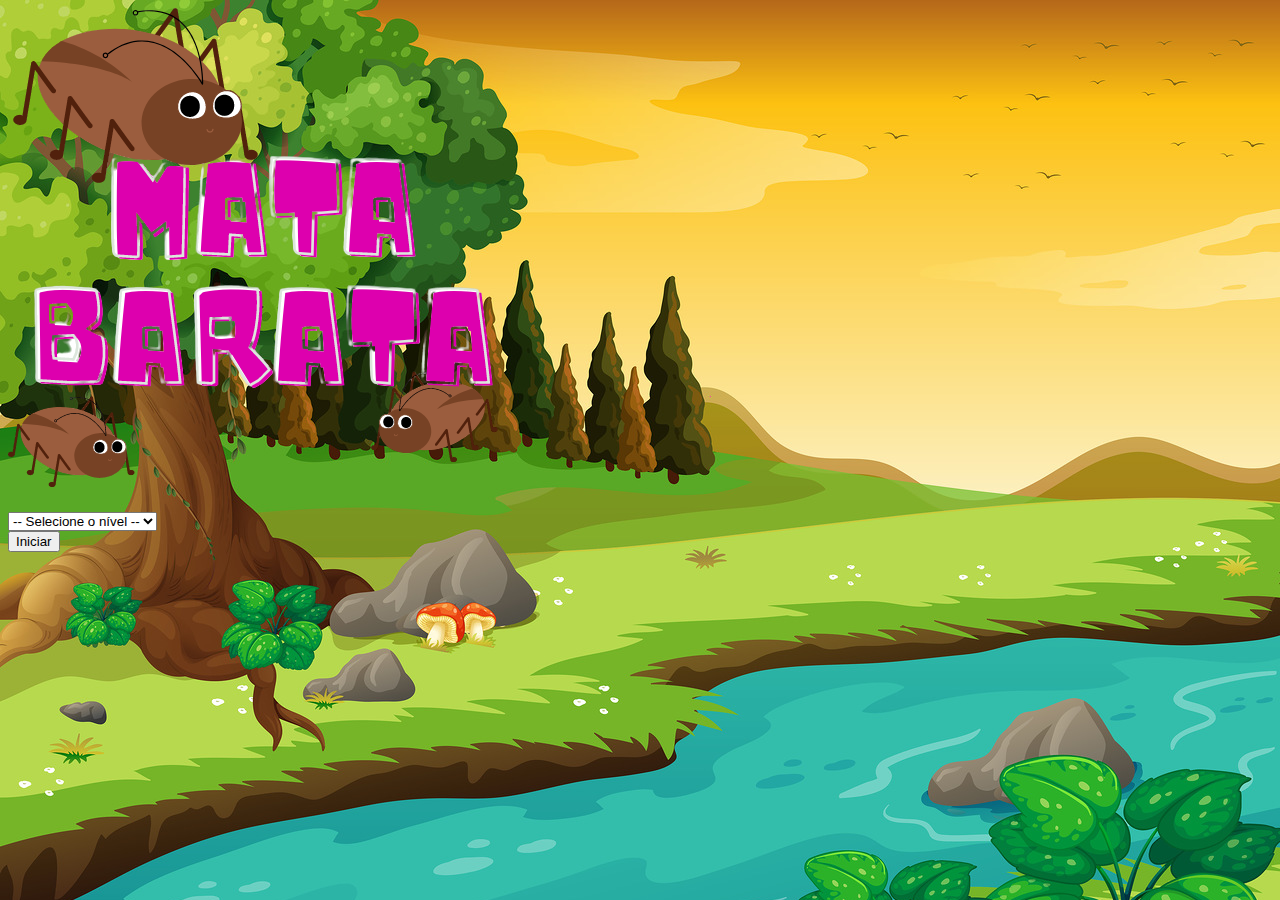
<file: index.html>
<!DOCTYPE html>
<html>
    <head>
        <title>Mata Barata</title>
        <meta charset="UTF-8">

        <!-- Bootstrap -->
        <link rel="stylesheet" href="https://cdn.jsdelivr.net/npm/bootstrap@5.3.0-alpha1/dist/css/bootstrap.min.css" rel="stylesheet" integrity="sha384-GLhlTQ8iRABdZLl6O3oVMWSktQOp6b7In1Zl3/Jr59b6EGGoI1aFkw7cmDA6j6gD" crossorigin="anonymous">

        <link rel="stylesheet" href="estilo.css">

        <script>
            function iniciarJogo() {
                var nivel = document.getElementById('nivel').value

                if(nivel === '') {
                    alert('Selecione um nível para iniciar o jogo')
                    return false
                }
                
                window.location.href = "app.html?" + nivel
            }
        </script>
    </head>

    <body>

        <div class="container">
            <div class="row">
                <div class="col">
                    <div class="d-flex justify-content-center">
                        <img src="imagens/MataBarata.png">
                    </div>     
                </div>
            </div>

            <div class="row">
                <div class="col">
                    <div class="d-flex justify-content-center">
                        <div class="mb-2">
                            <select class="form-control" id="nivel">
                                <option value="">-- Selecione o nível --</option>
                                <option value="normal">Normal</option>
                                <option value="dificil">Difícil</option>
                                <option value="hard">Duvido conseguir</option>
                            </select>
                        </div>              
                    </div>
                </div>
            </div>

            <div class="row">
                <div class="col">
                    <div class="d-flex justify-content-center">
                        <button type="button" class="btn btn-danger btn-lg" onclick="iniciarJogo()">Iniciar</button>
                    </div>
                </div>
            </div>
        </div>


    </body>
</html>
</file>
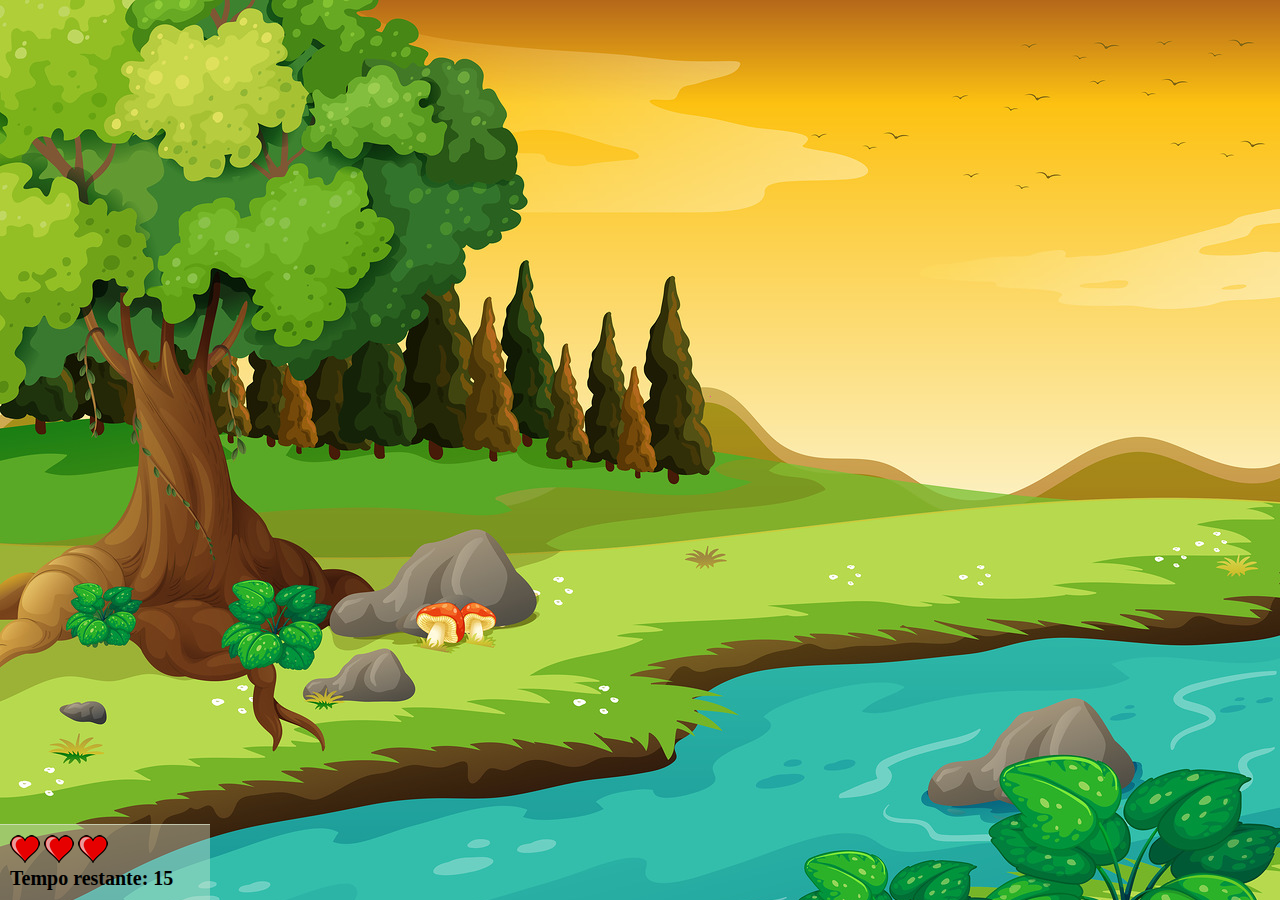
<file: app.html>
<!DOCTYPE html>
<html>
    <head>
        <title>Mata Barata</title>
        <meta charset="UTF-8">

        <link rel="stylesheet" href="estilo.css">
        <script src="jogo.js"></script>
    </head>

    <body onresize="ajustaPalco()">

        <div class="painel">
            <div class="vidas">
                <img id="v1" src="imagens/coracao_cheio.png">
                <img id="v2" src="imagens/coracao_cheio.png">
                <img id="v3" src="imagens/coracao_cheio.png">
            </div>

            <div class="time">Tempo restante: 
                <span id="cronometro"></span>
            </div>

        </div>

        <script>
            document.getElementById('cronometro').innerHTML = tempo

            var criaBarata = setInterval(function() {
                posicaoRandom() 
            }, criaBarataTempo)
        </script>

    </body>
</html>
</file>
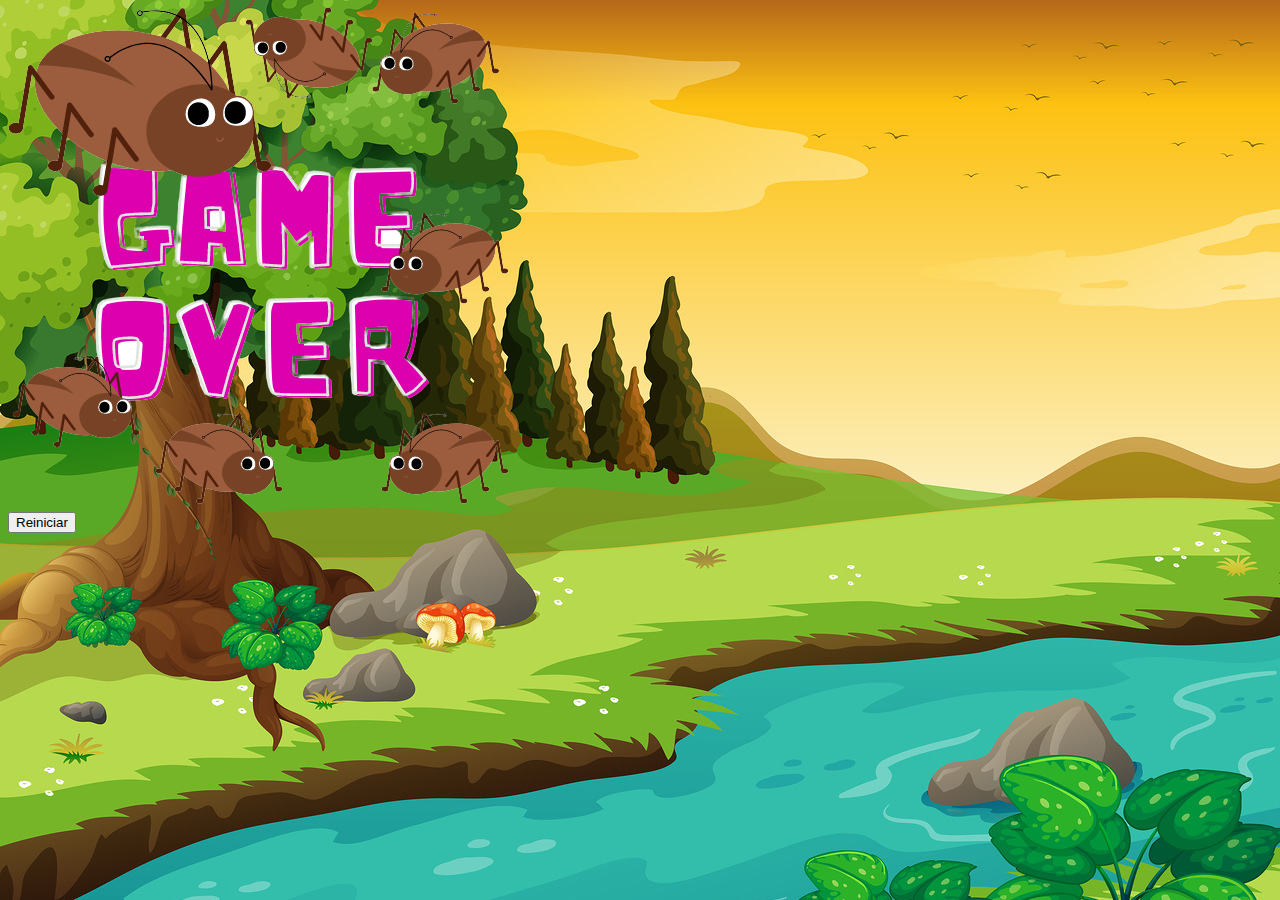
<file: gameover.html>
<!DOCTYPE html>
<html>
    <head>
        <title>Game Over</title>
        <meta charset="UTF-8">

        <!-- Bootstrap -->
        <link rel="stylesheet" href="https://cdn.jsdelivr.net/npm/bootstrap@5.3.0-alpha1/dist/css/bootstrap.min.css" rel="stylesheet" integrity="sha384-GLhlTQ8iRABdZLl6O3oVMWSktQOp6b7In1Zl3/Jr59b6EGGoI1aFkw7cmDA6j6gD" crossorigin="anonymous">

        <link rel="stylesheet" href="estilo.css">
    </head>

    <body>

        <div class="container">
            <div class="row">
                <div class="col">
                    <div class="d-flex justify-content-center">
                        <img src="imagens/game_over.png">
                    </div>     
                </div>
            </div>

            <div class="row">
                <div class="col">
                    <div class="d-flex justify-content-center">
                        <button type="button" class="btn btn-success btn-lg" onclick="window.location.href = 'index.html' ">Reiniciar</button>
                    </div>
                </div>
            </div>
        </div>


    </body>
</html>
</file>
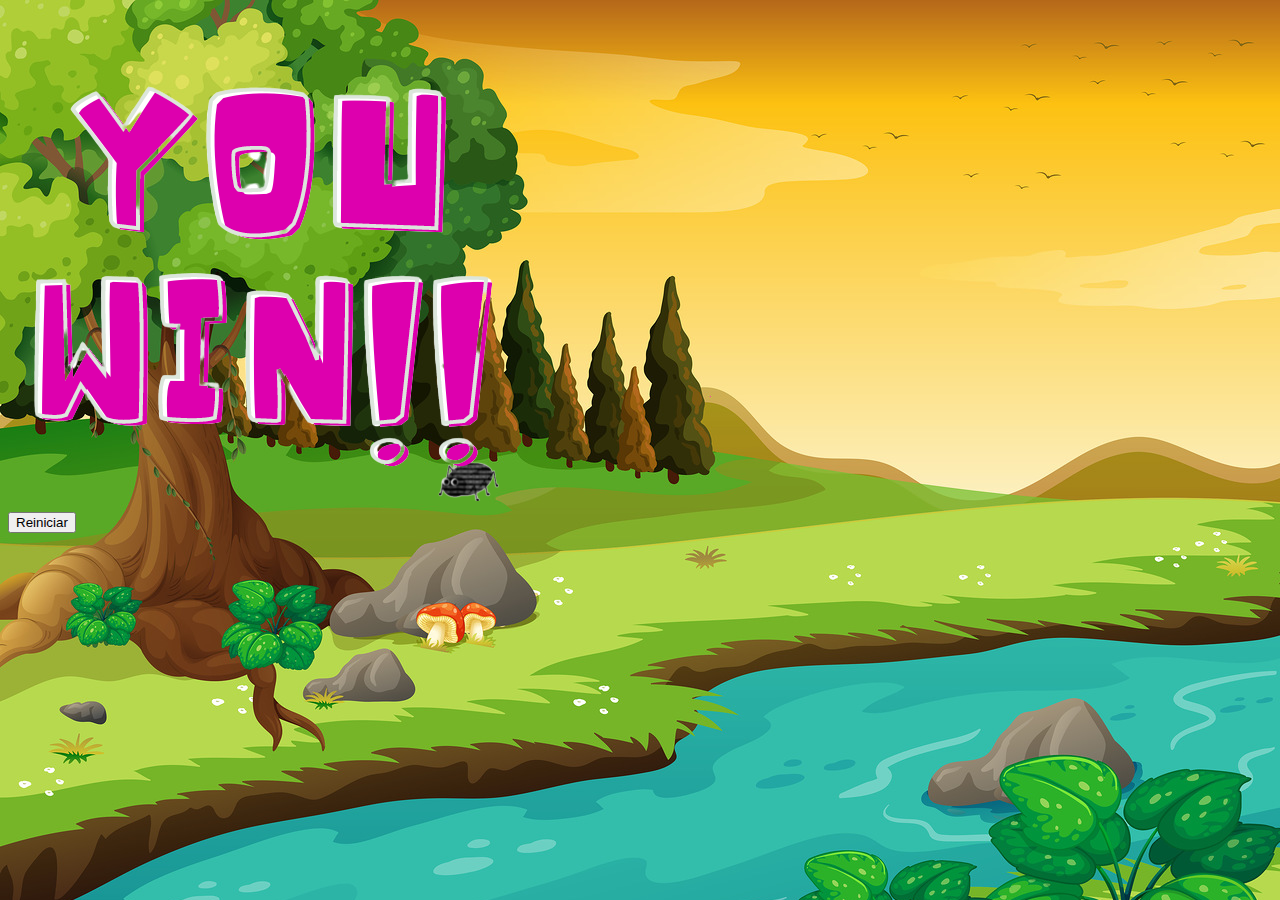
<file: vitoria.html>
<!DOCTYPE html>
<html>
    <head>
        <title>Game Over</title>
        <meta charset="UTF-8">

        <!-- Bootstrap -->
        <link rel="stylesheet" href="https://cdn.jsdelivr.net/npm/bootstrap@5.3.0-alpha1/dist/css/bootstrap.min.css" rel="stylesheet" integrity="sha384-GLhlTQ8iRABdZLl6O3oVMWSktQOp6b7In1Zl3/Jr59b6EGGoI1aFkw7cmDA6j6gD" crossorigin="anonymous">

        <link rel="stylesheet" href="estilo.css">
    </head>

    <body>

        <div class="container">
            <div class="row">
                <div class="col">
                    <div class="d-flex justify-content-center">
                        <img src="imagens/vitoria.png">
                    </div>     
                </div>
            </div>

            <div class="row">
                <div class="col">
                    <div class="d-flex justify-content-center">
                        <button type="button" class="btn btn-success btn-lg" onclick="window.location.href = 'index.html' ">Reiniciar</button>
                    </div>
                </div>
            </div>
        </div>


    </body>
</html>
</file>
<file: estilo.css>
/* Estilização das tags */
html {
    cursor: url(imagens/Mata_Inseto.png) 30 30, auto;
}
body {
    background-image: url(imagens/bg.jpg);
    background-repeat: no-repeat;
    background-size: 100%;
    background-size: cover;
}
/* Estilização das class */
.barata1 {
    width: 50px;
    height: 50px;
}
.barata2 {
    width: 70px;
    height: 70px;
}
.barata3 {
    width: 100px;
    height: 100px;
}
.ladoA{
    transform: scaleX(1);
}
.ladoB{
    transform: scaleX(-1);
}
.painel {
    position: absolute;
    width: 190px;
    padding: 10px;
    left: 0px;
    bottom: 0px;
    border-top: solid 1px rgba(220, 230, 205, 0.7);
    background-color:  rgba(220, 230, 205, 0.4);
}
.vidas {
    float: left;
}
.time {
    float: left;
    font-size: 20px;
    font-weight: bold;
}
/* Estilização das divs */
</file>
